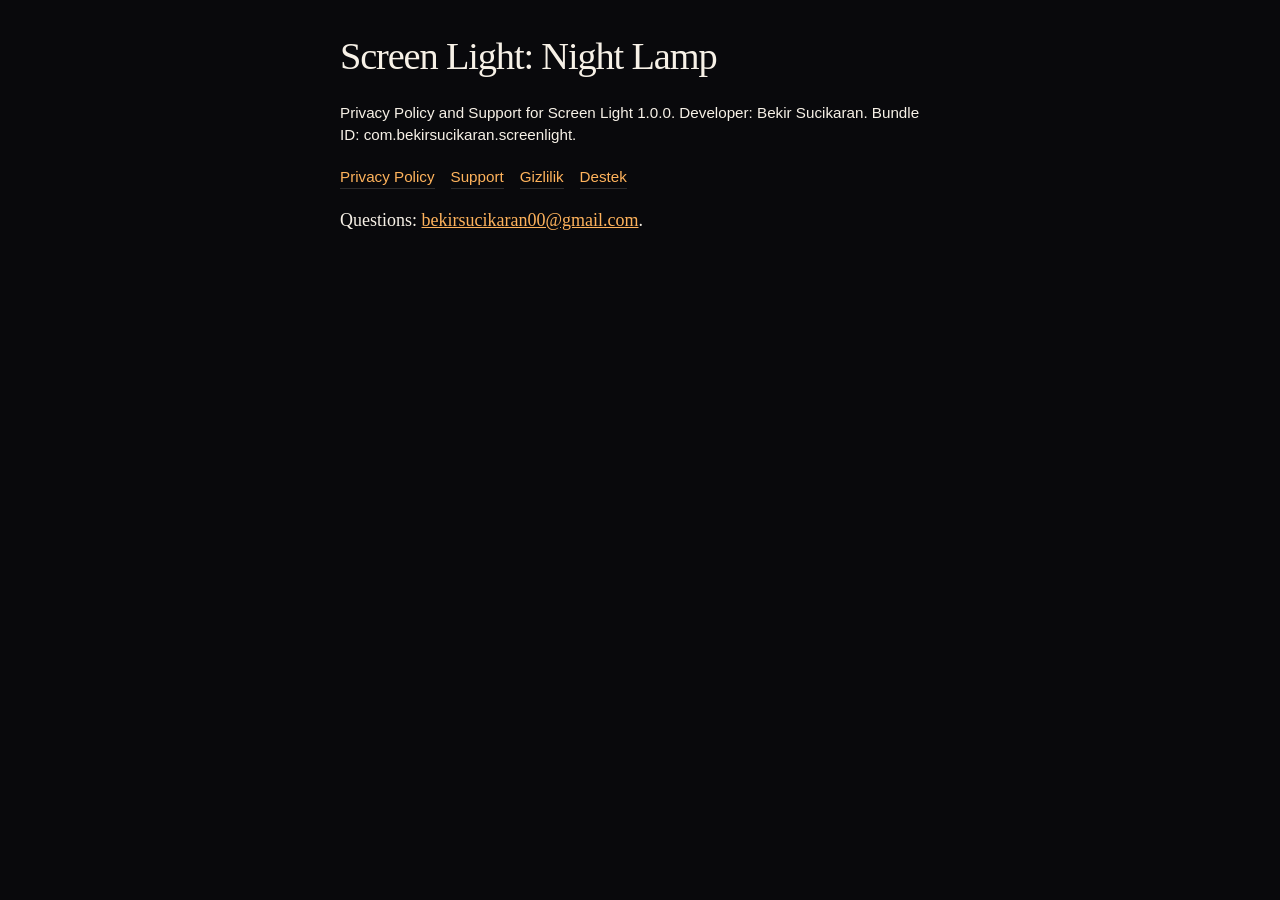
<file: index.html>
<!DOCTYPE html>
<html lang="en">
<head>
  <meta charset="utf-8">
  <meta name="viewport" content="width=device-width, initial-scale=1">
  <title>Screen Light: Night Lamp</title>
  <link rel="stylesheet" href="site.css">
</head>
<body>
  <main>
    <header>
      <h1>Screen Light: Night Lamp</h1>
      <p>Privacy Policy and Support for Screen Light 1.0.0. Developer: Bekir Sucikaran. Bundle ID: com.bekirsucikaran.screenlight.</p>
    </header>
    <nav>
      <a href="privacy.html">Privacy Policy</a>
      <a href="support.html">Support</a>
      <a href="privacy-tr.html">Gizlilik</a>
      <a href="support-tr.html">Destek</a>
    </nav>
    <p>Questions: <a href="mailto:bekirsucikaran00@gmail.com">bekirsucikaran00@gmail.com</a>.</p>
  </main>
</body>
</html>
</file>
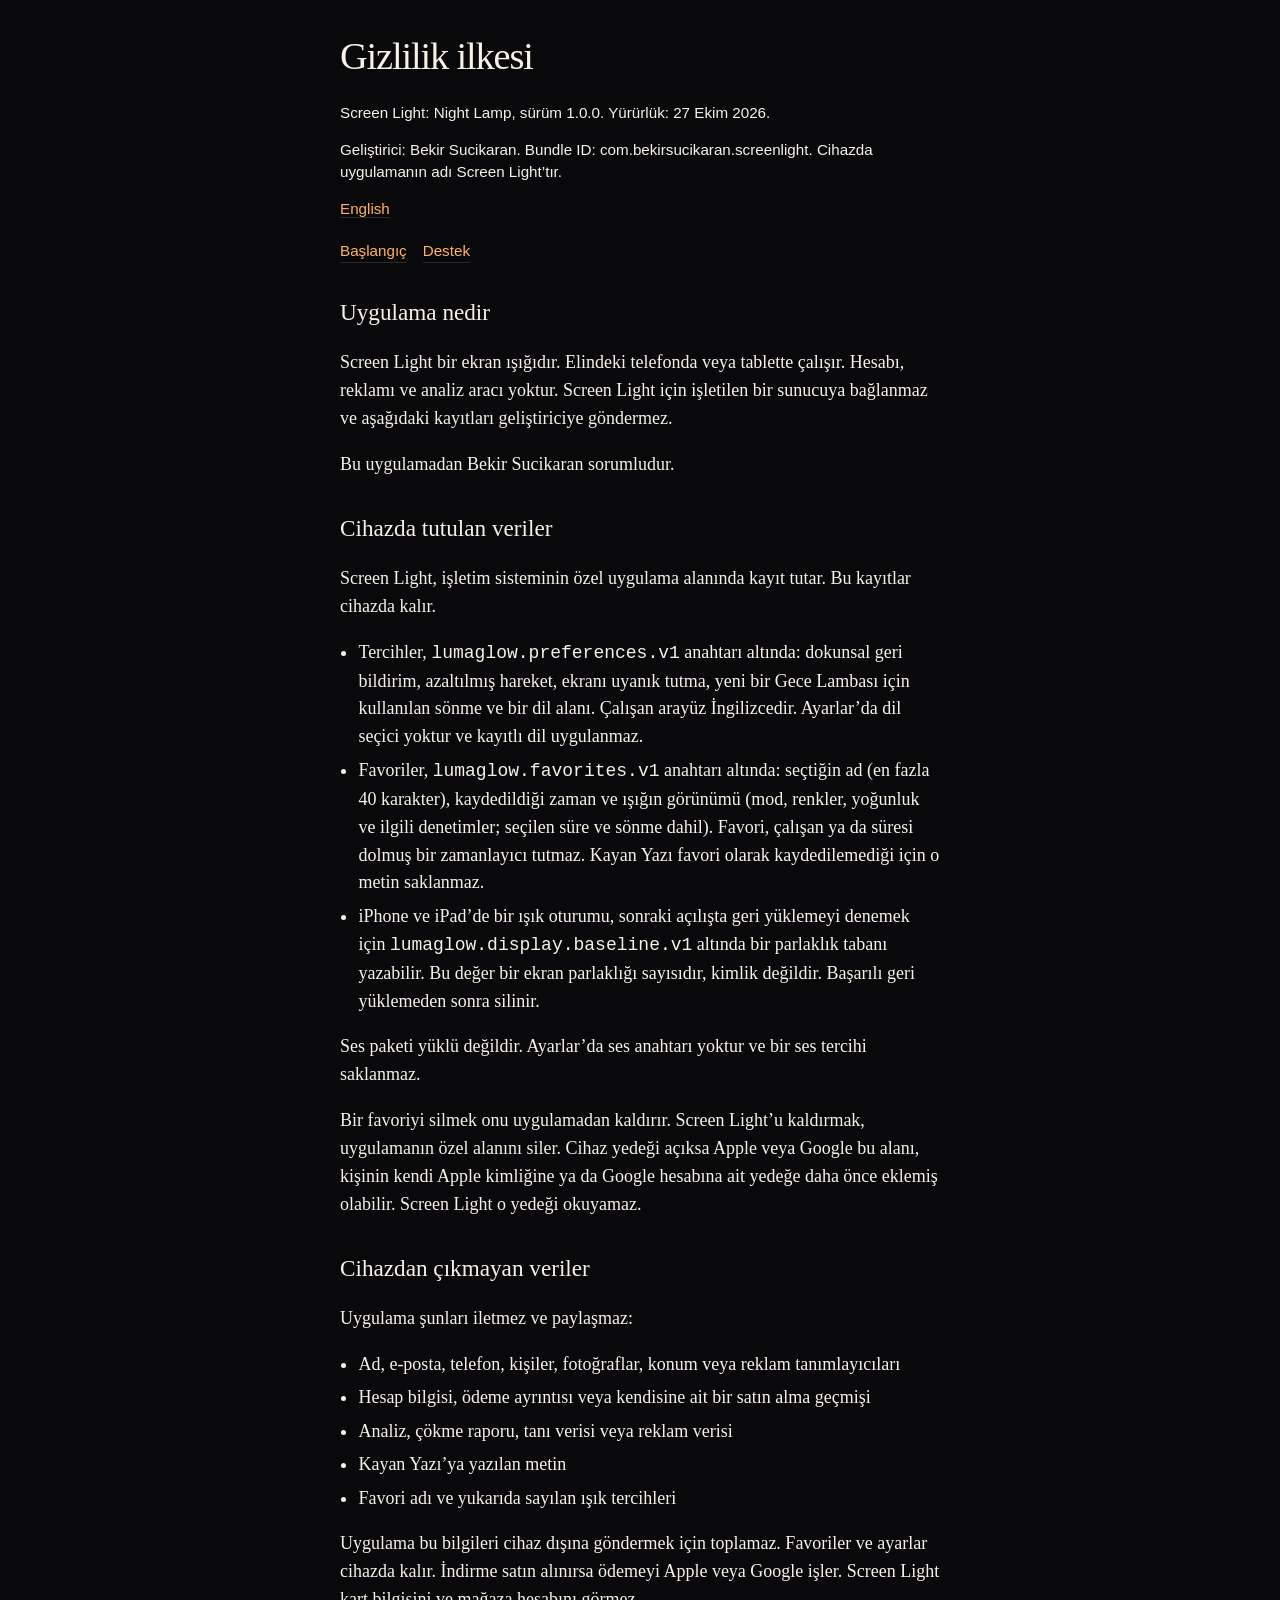
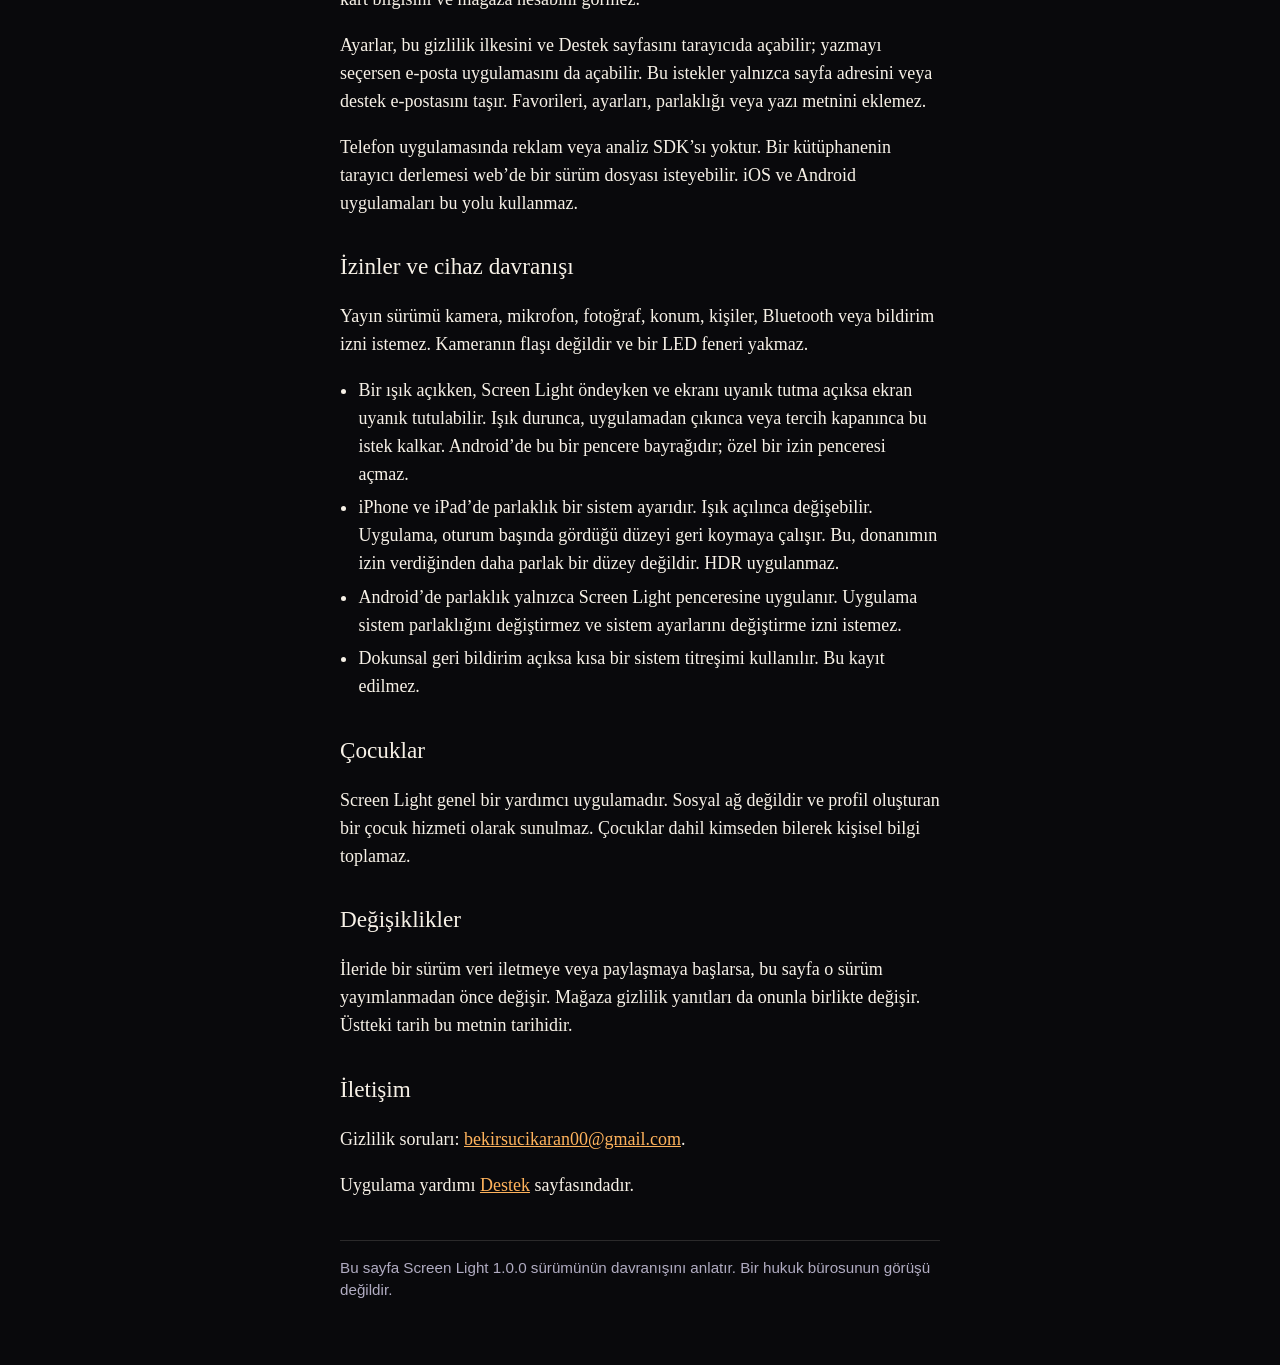
<file: privacy-tr.html>
<!DOCTYPE html>
<html lang="tr">
<head>
  <meta charset="utf-8">
  <meta name="viewport" content="width=device-width, initial-scale=1">
  <title>Gizlilik İlkesi — Screen Light: Night Lamp</title>
  <link rel="stylesheet" href="site.css">
</head>
<body>
  <main>
    <header>
      <h1>Gizlilik ilkesi</h1>
      <p>Screen Light: Night Lamp, sürüm 1.0.0. Yürürlük: 27 Ekim 2026.</p>
      <p>Geliştirici: Bekir Sucikaran. Bundle ID: com.bekirsucikaran.screenlight. Cihazda uygulamanın adı Screen Light’tır.</p>
      <p class="lang"><a href="privacy.html">English</a></p>
    </header>
    <nav>
      <a href="index.html">Başlangıç</a>
      <a href="support-tr.html">Destek</a>
    </nav>

    <h2>Uygulama nedir</h2>
    <p>Screen Light bir ekran ışığıdır. Elindeki telefonda veya tablette çalışır. Hesabı, reklamı ve analiz aracı yoktur. Screen Light için işletilen bir sunucuya bağlanmaz ve aşağıdaki kayıtları geliştiriciye göndermez.</p>
    <p>Bu uygulamadan Bekir Sucikaran sorumludur.</p>

    <h2>Cihazda tutulan veriler</h2>
    <p>Screen Light, işletim sisteminin özel uygulama alanında kayıt tutar. Bu kayıtlar cihazda kalır.</p>
    <ul>
      <li>Tercihler, <code>lumaglow.preferences.v1</code> anahtarı altında: dokunsal geri bildirim, azaltılmış hareket, ekranı uyanık tutma, yeni bir Gece Lambası için kullanılan sönme ve bir dil alanı. Çalışan arayüz İngilizcedir. Ayarlar’da dil seçici yoktur ve kayıtlı dil uygulanmaz.</li>
      <li>Favoriler, <code>lumaglow.favorites.v1</code> anahtarı altında: seçtiğin ad (en fazla 40 karakter), kaydedildiği zaman ve ışığın görünümü (mod, renkler, yoğunluk ve ilgili denetimler; seçilen süre ve sönme dahil). Favori, çalışan ya da süresi dolmuş bir zamanlayıcı tutmaz. Kayan Yazı favori olarak kaydedilemediği için o metin saklanmaz.</li>
      <li>iPhone ve iPad’de bir ışık oturumu, sonraki açılışta geri yüklemeyi denemek için <code>lumaglow.display.baseline.v1</code> altında bir parlaklık tabanı yazabilir. Bu değer bir ekran parlaklığı sayısıdır, kimlik değildir. Başarılı geri yüklemeden sonra silinir.</li>
    </ul>
    <p>Ses paketi yüklü değildir. Ayarlar’da ses anahtarı yoktur ve bir ses tercihi saklanmaz.</p>
    <p>Bir favoriyi silmek onu uygulamadan kaldırır. Screen Light’u kaldırmak, uygulamanın özel alanını siler. Cihaz yedeği açıksa Apple veya Google bu alanı, kişinin kendi Apple kimliğine ya da Google hesabına ait yedeğe daha önce eklemiş olabilir. Screen Light o yedeği okuyamaz.</p>

    <h2>Cihazdan çıkmayan veriler</h2>
    <p>Uygulama şunları iletmez ve paylaşmaz:</p>
    <ul>
      <li>Ad, e-posta, telefon, kişiler, fotoğraflar, konum veya reklam tanımlayıcıları</li>
      <li>Hesap bilgisi, ödeme ayrıntısı veya kendisine ait bir satın alma geçmişi</li>
      <li>Analiz, çökme raporu, tanı verisi veya reklam verisi</li>
      <li>Kayan Yazı’ya yazılan metin</li>
      <li>Favori adı ve yukarıda sayılan ışık tercihleri</li>
    </ul>
    <p>Uygulama bu bilgileri cihaz dışına göndermek için toplamaz. Favoriler ve ayarlar cihazda kalır. İndirme satın alınırsa ödemeyi Apple veya Google işler. Screen Light kart bilgisini ve mağaza hesabını görmez.</p>
    <p>Ayarlar, bu gizlilik ilkesini ve Destek sayfasını tarayıcıda açabilir; yazmayı seçersen e-posta uygulamasını da açabilir. Bu istekler yalnızca sayfa adresini veya destek e-postasını taşır. Favorileri, ayarları, parlaklığı veya yazı metnini eklemez.</p>
    <p>Telefon uygulamasında reklam veya analiz SDK’sı yoktur. Bir kütüphanenin tarayıcı derlemesi web’de bir sürüm dosyası isteyebilir. iOS ve Android uygulamaları bu yolu kullanmaz.</p>

    <h2>İzinler ve cihaz davranışı</h2>
    <p>Yayın sürümü kamera, mikrofon, fotoğraf, konum, kişiler, Bluetooth veya bildirim izni istemez. Kameranın flaşı değildir ve bir LED feneri yakmaz.</p>
    <ul>
      <li>Bir ışık açıkken, Screen Light öndeyken ve ekranı uyanık tutma açıksa ekran uyanık tutulabilir. Işık durunca, uygulamadan çıkınca veya tercih kapanınca bu istek kalkar. Android’de bu bir pencere bayrağıdır; özel bir izin penceresi açmaz.</li>
      <li>iPhone ve iPad’de parlaklık bir sistem ayarıdır. Işık açılınca değişebilir. Uygulama, oturum başında gördüğü düzeyi geri koymaya çalışır. Bu, donanımın izin verdiğinden daha parlak bir düzey değildir. HDR uygulanmaz.</li>
      <li>Android’de parlaklık yalnızca Screen Light penceresine uygulanır. Uygulama sistem parlaklığını değiştirmez ve sistem ayarlarını değiştirme izni istemez.</li>
      <li>Dokunsal geri bildirim açıksa kısa bir sistem titreşimi kullanılır. Bu kayıt edilmez.</li>
    </ul>

    <h2>Çocuklar</h2>
    <p>Screen Light genel bir yardımcı uygulamadır. Sosyal ağ değildir ve profil oluşturan bir çocuk hizmeti olarak sunulmaz. Çocuklar dahil kimseden bilerek kişisel bilgi toplamaz.</p>

    <h2>Değişiklikler</h2>
    <p>İleride bir sürüm veri iletmeye veya paylaşmaya başlarsa, bu sayfa o sürüm yayımlanmadan önce değişir. Mağaza gizlilik yanıtları da onunla birlikte değişir. Üstteki tarih bu metnin tarihidir.</p>

    <h2>İletişim</h2>
    <p>Gizlilik soruları: <a href="mailto:bekirsucikaran00@gmail.com">bekirsucikaran00@gmail.com</a>.</p>
    <p>Uygulama yardımı <a href="support-tr.html">Destek</a> sayfasındadır.</p>
    <footer>Bu sayfa Screen Light 1.0.0 sürümünün davranışını anlatır. Bir hukuk bürosunun görüşü değildir.</footer>
  </main>
</body>
</html>
</file>
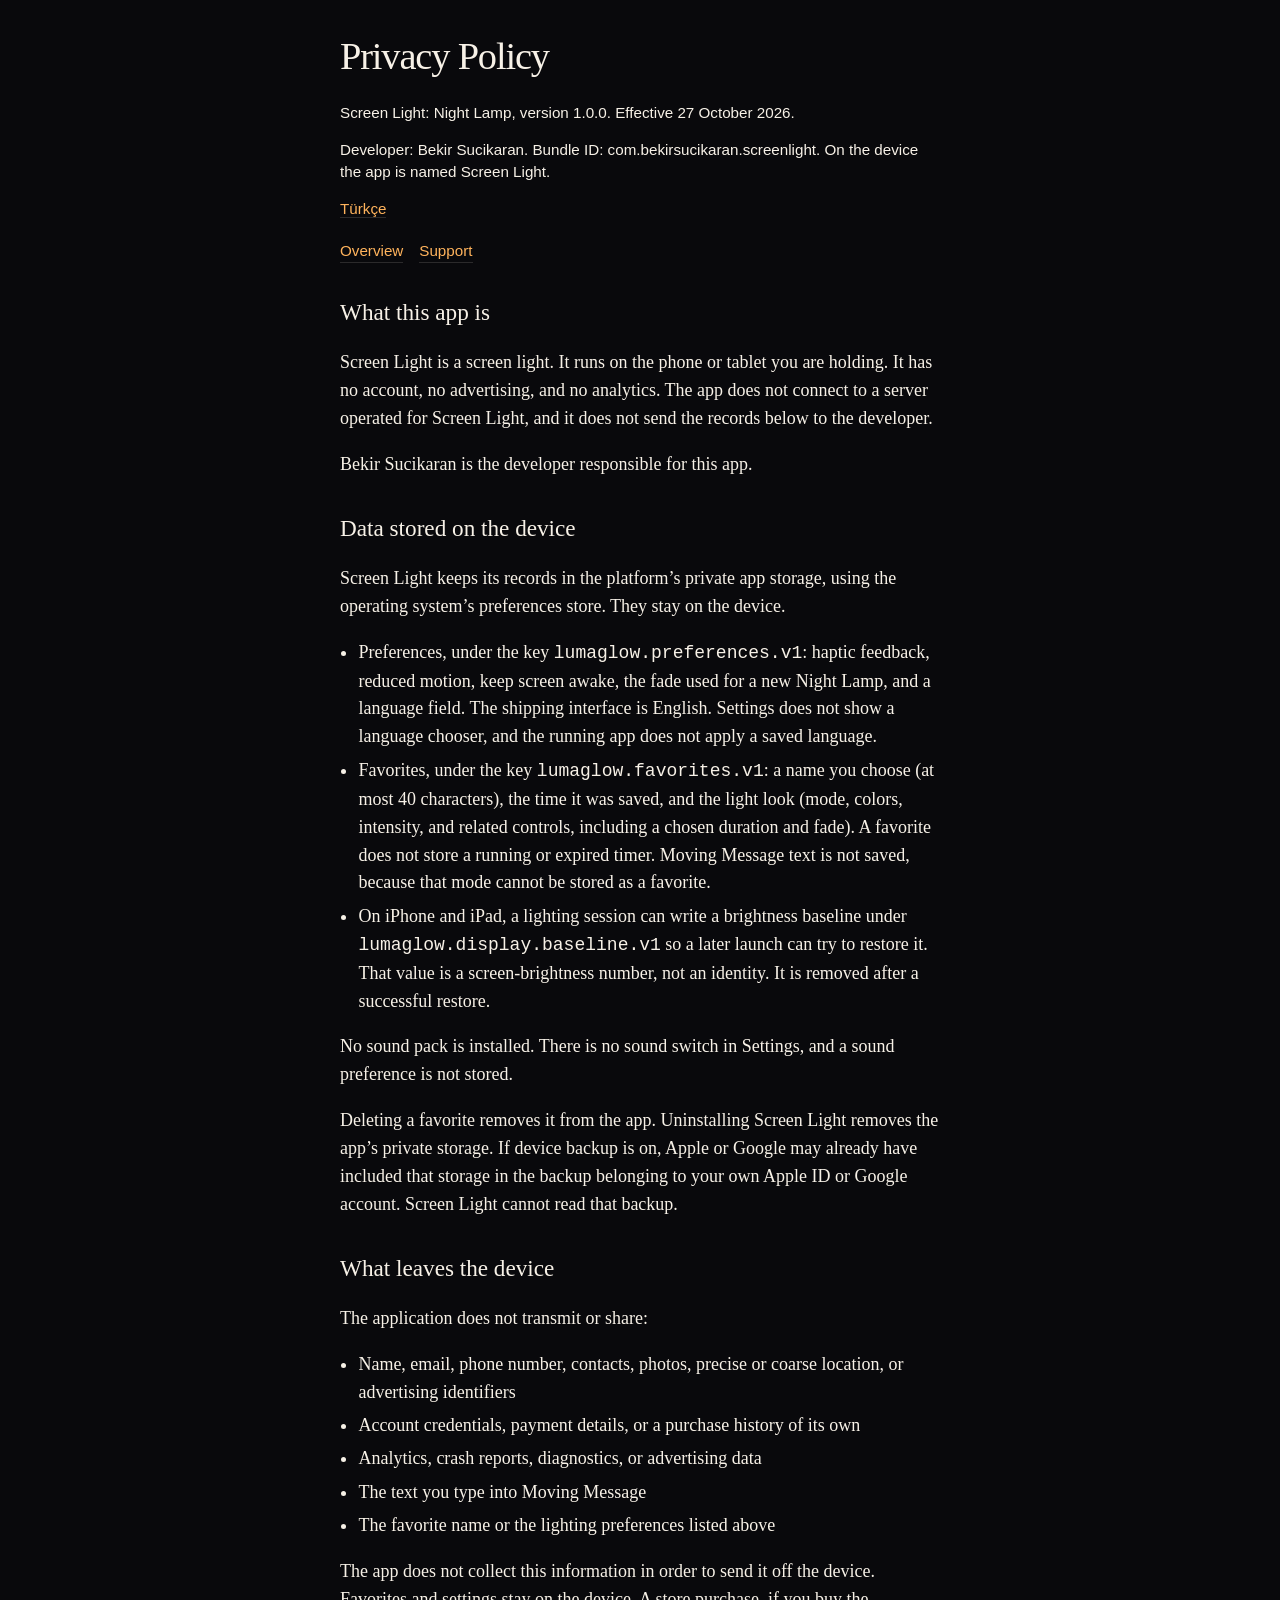
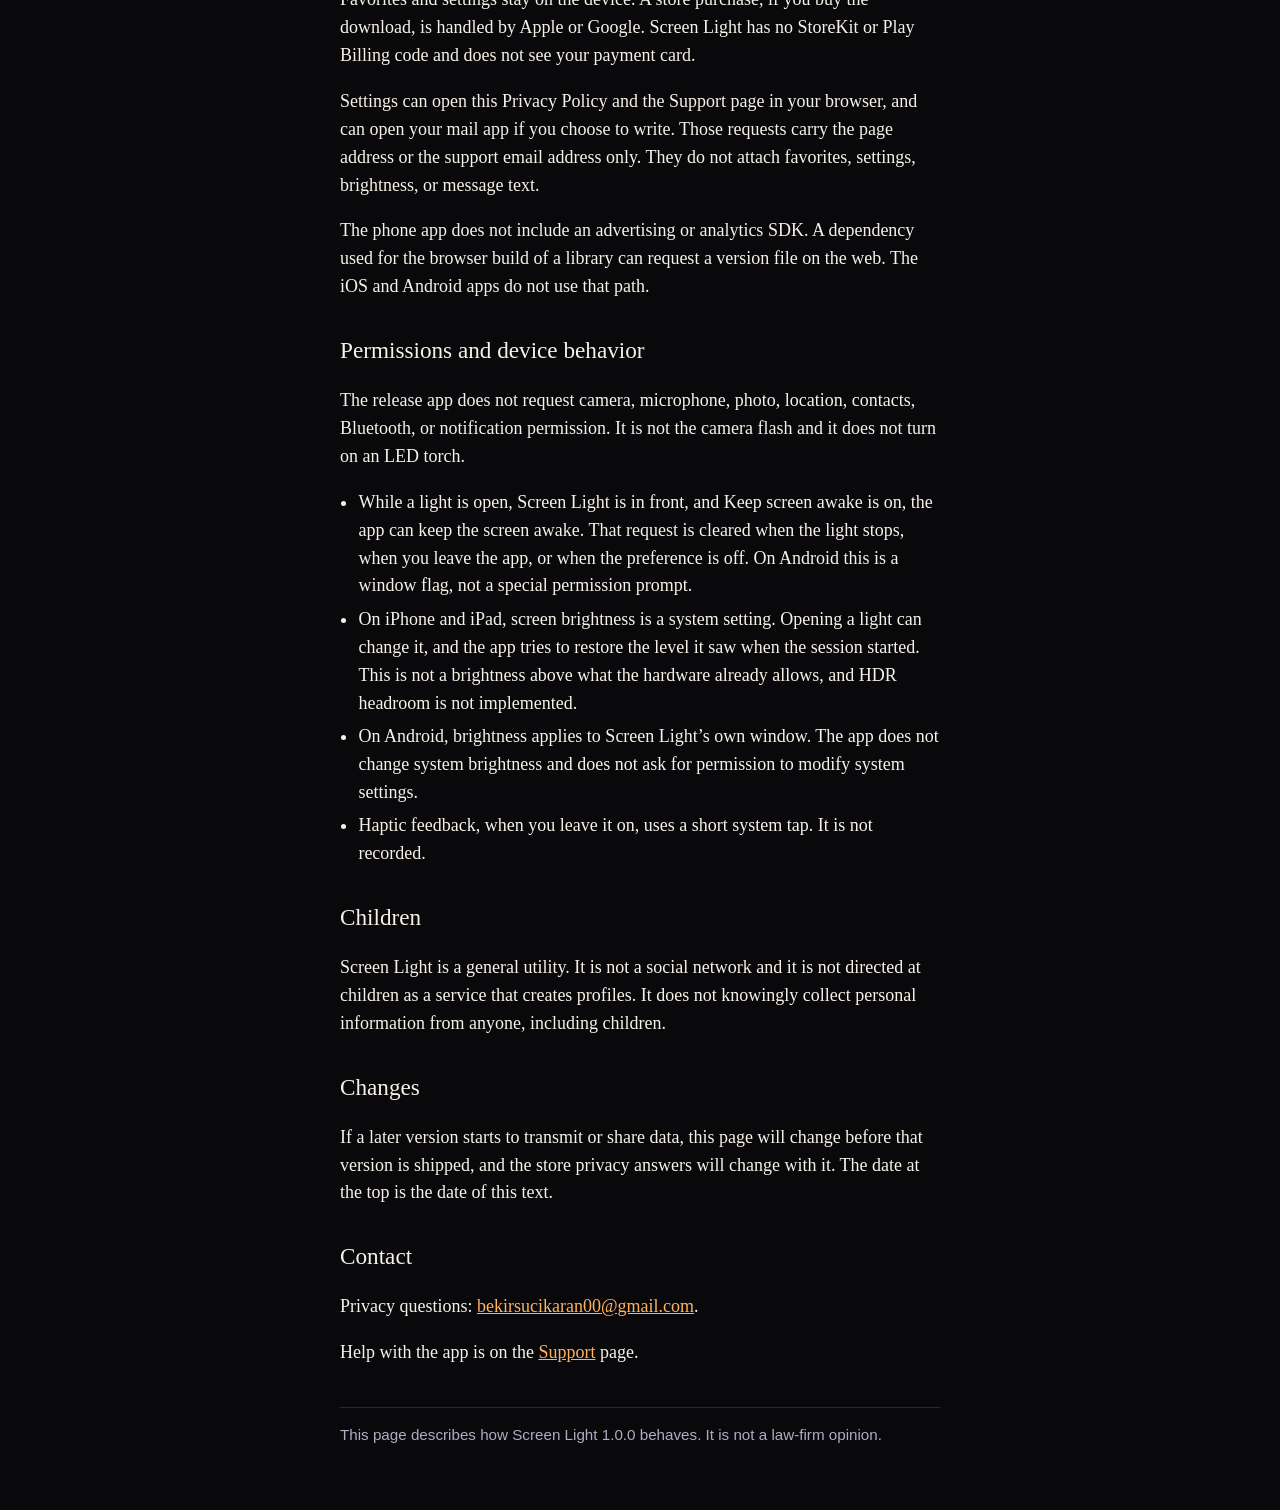
<file: privacy.html>
<!DOCTYPE html>
<html lang="en">
<head>
  <meta charset="utf-8">
  <meta name="viewport" content="width=device-width, initial-scale=1">
  <title>Privacy Policy — Screen Light: Night Lamp</title>
  <link rel="stylesheet" href="site.css">
</head>
<body>
  <main>
    <header>
      <h1>Privacy Policy</h1>
      <p>Screen Light: Night Lamp, version 1.0.0. Effective 27 October 2026.</p>
      <p>Developer: Bekir Sucikaran. Bundle ID: com.bekirsucikaran.screenlight. On the device the app is named Screen Light.</p>
      <p class="lang"><a href="privacy-tr.html">Türkçe</a></p>
    </header>
    <nav>
      <a href="index.html">Overview</a>
      <a href="support.html">Support</a>
    </nav>

    <h2>What this app is</h2>
    <p>Screen Light is a screen light. It runs on the phone or tablet you are holding. It has no account, no advertising, and no analytics. The app does not connect to a server operated for Screen Light, and it does not send the records below to the developer.</p>
    <p>Bekir Sucikaran is the developer responsible for this app.</p>

    <h2>Data stored on the device</h2>
    <p>Screen Light keeps its records in the platform’s private app storage, using the operating system’s preferences store. They stay on the device.</p>
    <ul>
      <li>Preferences, under the key <code>lumaglow.preferences.v1</code>: haptic feedback, reduced motion, keep screen awake, the fade used for a new Night Lamp, and a language field. The shipping interface is English. Settings does not show a language chooser, and the running app does not apply a saved language.</li>
      <li>Favorites, under the key <code>lumaglow.favorites.v1</code>: a name you choose (at most 40 characters), the time it was saved, and the light look (mode, colors, intensity, and related controls, including a chosen duration and fade). A favorite does not store a running or expired timer. Moving Message text is not saved, because that mode cannot be stored as a favorite.</li>
      <li>On iPhone and iPad, a lighting session can write a brightness baseline under <code>lumaglow.display.baseline.v1</code> so a later launch can try to restore it. That value is a screen-brightness number, not an identity. It is removed after a successful restore.</li>
    </ul>
    <p>No sound pack is installed. There is no sound switch in Settings, and a sound preference is not stored.</p>
    <p>Deleting a favorite removes it from the app. Uninstalling Screen Light removes the app’s private storage. If device backup is on, Apple or Google may already have included that storage in the backup belonging to your own Apple ID or Google account. Screen Light cannot read that backup.</p>

    <h2>What leaves the device</h2>
    <p>The application does not transmit or share:</p>
    <ul>
      <li>Name, email, phone number, contacts, photos, precise or coarse location, or advertising identifiers</li>
      <li>Account credentials, payment details, or a purchase history of its own</li>
      <li>Analytics, crash reports, diagnostics, or advertising data</li>
      <li>The text you type into Moving Message</li>
      <li>The favorite name or the lighting preferences listed above</li>
    </ul>
    <p>The app does not collect this information in order to send it off the device. Favorites and settings stay on the device. A store purchase, if you buy the download, is handled by Apple or Google. Screen Light has no StoreKit or Play Billing code and does not see your payment card.</p>
    <p>Settings can open this Privacy Policy and the Support page in your browser, and can open your mail app if you choose to write. Those requests carry the page address or the support email address only. They do not attach favorites, settings, brightness, or message text.</p>
    <p>The phone app does not include an advertising or analytics SDK. A dependency used for the browser build of a library can request a version file on the web. The iOS and Android apps do not use that path.</p>

    <h2>Permissions and device behavior</h2>
    <p>The release app does not request camera, microphone, photo, location, contacts, Bluetooth, or notification permission. It is not the camera flash and it does not turn on an LED torch.</p>
    <ul>
      <li>While a light is open, Screen Light is in front, and Keep screen awake is on, the app can keep the screen awake. That request is cleared when the light stops, when you leave the app, or when the preference is off. On Android this is a window flag, not a special permission prompt.</li>
      <li>On iPhone and iPad, screen brightness is a system setting. Opening a light can change it, and the app tries to restore the level it saw when the session started. This is not a brightness above what the hardware already allows, and HDR headroom is not implemented.</li>
      <li>On Android, brightness applies to Screen Light’s own window. The app does not change system brightness and does not ask for permission to modify system settings.</li>
      <li>Haptic feedback, when you leave it on, uses a short system tap. It is not recorded.</li>
    </ul>

    <h2>Children</h2>
    <p>Screen Light is a general utility. It is not a social network and it is not directed at children as a service that creates profiles. It does not knowingly collect personal information from anyone, including children.</p>

    <h2>Changes</h2>
    <p>If a later version starts to transmit or share data, this page will change before that version is shipped, and the store privacy answers will change with it. The date at the top is the date of this text.</p>

    <h2>Contact</h2>
    <p>Privacy questions: <a href="mailto:bekirsucikaran00@gmail.com">bekirsucikaran00@gmail.com</a>.</p>
    <p>Help with the app is on the <a href="support.html">Support</a> page.</p>
    <footer>This page describes how Screen Light 1.0.0 behaves. It is not a law-firm opinion.</footer>
  </main>
</body>
</html>
</file>
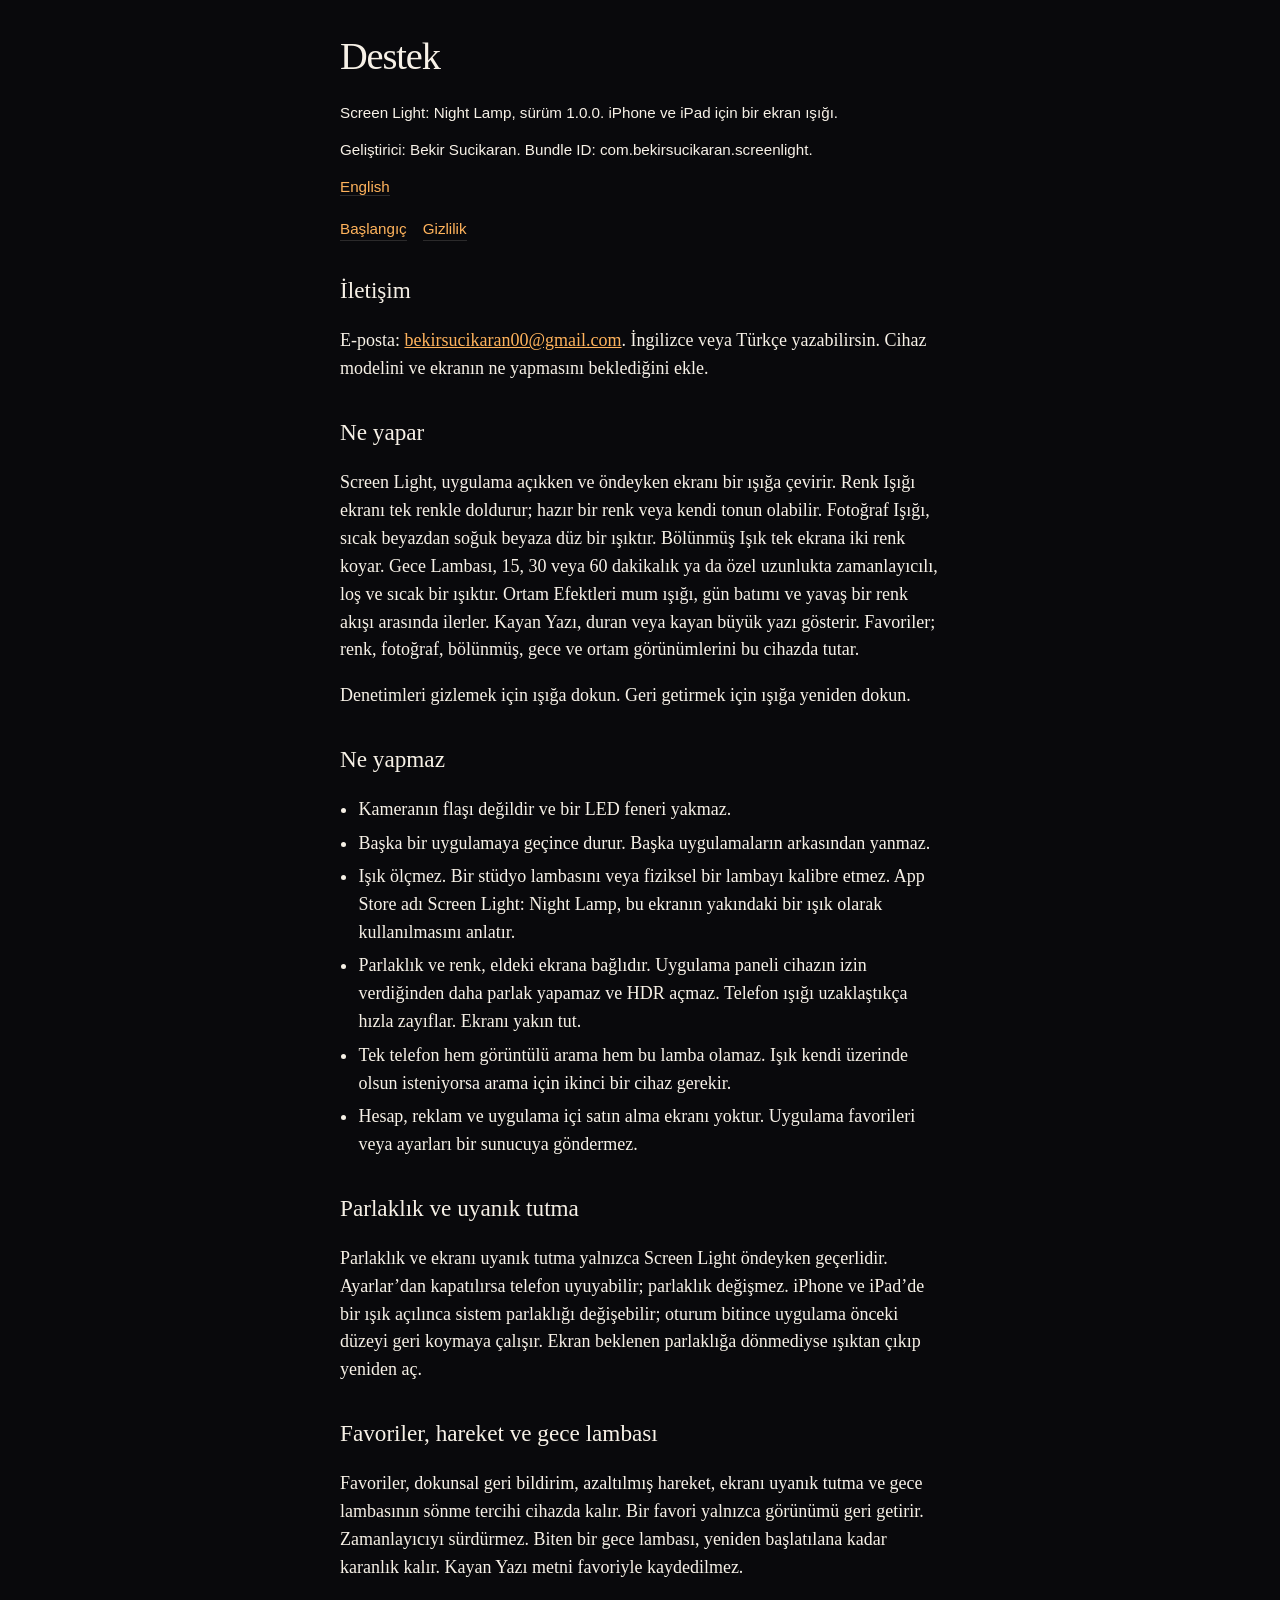
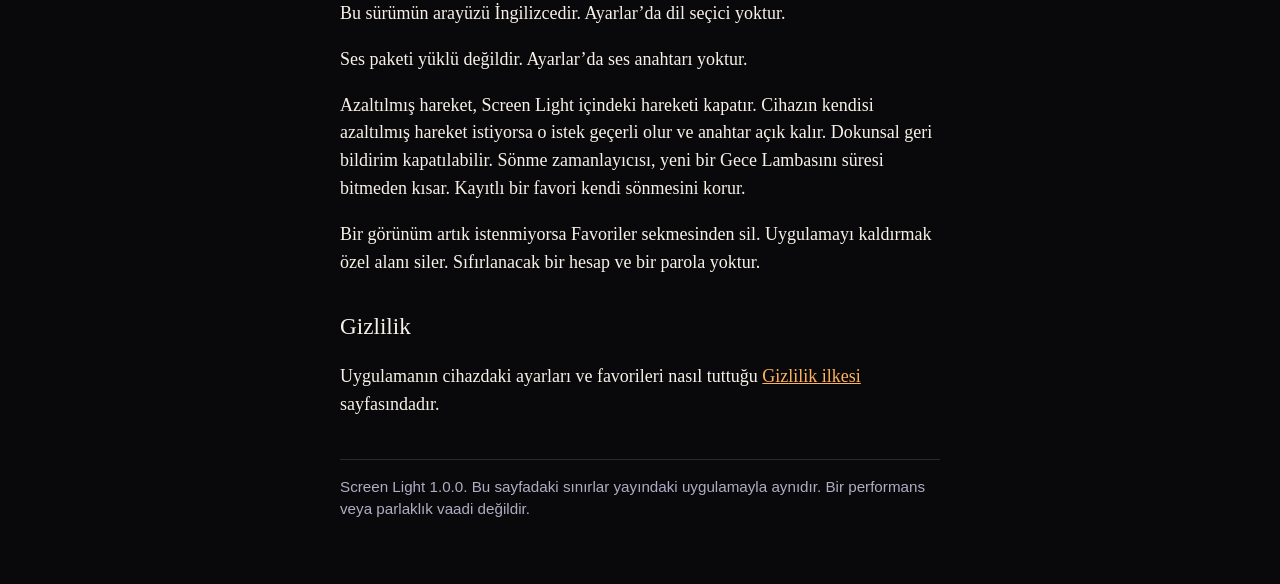
<file: support-tr.html>
<!DOCTYPE html>
<html lang="tr">
<head>
  <meta charset="utf-8">
  <meta name="viewport" content="width=device-width, initial-scale=1">
  <title>Destek — Screen Light: Night Lamp</title>
  <link rel="stylesheet" href="site.css">
</head>
<body>
  <main>
    <header>
      <h1>Destek</h1>
      <p>Screen Light: Night Lamp, sürüm 1.0.0. iPhone ve iPad için bir ekran ışığı.</p>
      <p>Geliştirici: Bekir Sucikaran. Bundle ID: com.bekirsucikaran.screenlight.</p>
      <p class="lang"><a href="support.html">English</a></p>
    </header>
    <nav>
      <a href="index.html">Başlangıç</a>
      <a href="privacy-tr.html">Gizlilik</a>
    </nav>

    <h2>İletişim</h2>
    <p>E-posta: <a href="mailto:bekirsucikaran00@gmail.com">bekirsucikaran00@gmail.com</a>. İngilizce veya Türkçe yazabilirsin. Cihaz modelini ve ekranın ne yapmasını beklediğini ekle.</p>

    <h2>Ne yapar</h2>
    <p>Screen Light, uygulama açıkken ve öndeyken ekranı bir ışığa çevirir. Renk Işığı ekranı tek renkle doldurur; hazır bir renk veya kendi tonun olabilir. Fotoğraf Işığı, sıcak beyazdan soğuk beyaza düz bir ışıktır. Bölünmüş Işık tek ekrana iki renk koyar. Gece Lambası, 15, 30 veya 60 dakikalık ya da özel uzunlukta zamanlayıcılı, loş ve sıcak bir ışıktır. Ortam Efektleri mum ışığı, gün batımı ve yavaş bir renk akışı arasında ilerler. Kayan Yazı, duran veya kayan büyük yazı gösterir. Favoriler; renk, fotoğraf, bölünmüş, gece ve ortam görünümlerini bu cihazda tutar.</p>
    <p>Denetimleri gizlemek için ışığa dokun. Geri getirmek için ışığa yeniden dokun.</p>

    <h2>Ne yapmaz</h2>
    <ul>
      <li>Kameranın flaşı değildir ve bir LED feneri yakmaz.</li>
      <li>Başka bir uygulamaya geçince durur. Başka uygulamaların arkasından yanmaz.</li>
      <li>Işık ölçmez. Bir stüdyo lambasını veya fiziksel bir lambayı kalibre etmez. App Store adı Screen Light: Night Lamp, bu ekranın yakındaki bir ışık olarak kullanılmasını anlatır.</li>
      <li>Parlaklık ve renk, eldeki ekrana bağlıdır. Uygulama paneli cihazın izin verdiğinden daha parlak yapamaz ve HDR açmaz. Telefon ışığı uzaklaştıkça hızla zayıflar. Ekranı yakın tut.</li>
      <li>Tek telefon hem görüntülü arama hem bu lamba olamaz. Işık kendi üzerinde olsun isteniyorsa arama için ikinci bir cihaz gerekir.</li>
      <li>Hesap, reklam ve uygulama içi satın alma ekranı yoktur. Uygulama favorileri veya ayarları bir sunucuya göndermez.</li>
    </ul>

    <h2>Parlaklık ve uyanık tutma</h2>
    <p>Parlaklık ve ekranı uyanık tutma yalnızca Screen Light öndeyken geçerlidir. Ayarlar’dan kapatılırsa telefon uyuyabilir; parlaklık değişmez. iPhone ve iPad’de bir ışık açılınca sistem parlaklığı değişebilir; oturum bitince uygulama önceki düzeyi geri koymaya çalışır. Ekran beklenen parlaklığa dönmediyse ışıktan çıkıp yeniden aç.</p>

    <h2>Favoriler, hareket ve gece lambası</h2>
    <p>Favoriler, dokunsal geri bildirim, azaltılmış hareket, ekranı uyanık tutma ve gece lambasının sönme tercihi cihazda kalır. Bir favori yalnızca görünümü geri getirir. Zamanlayıcıyı sürdürmez. Biten bir gece lambası, yeniden başlatılana kadar karanlık kalır. Kayan Yazı metni favoriyle kaydedilmez.</p>
    <p>Bu sürümün arayüzü İngilizcedir. Ayarlar’da dil seçici yoktur.</p>
    <p>Ses paketi yüklü değildir. Ayarlar’da ses anahtarı yoktur.</p>
    <p>Azaltılmış hareket, Screen Light içindeki hareketi kapatır. Cihazın kendisi azaltılmış hareket istiyorsa o istek geçerli olur ve anahtar açık kalır. Dokunsal geri bildirim kapatılabilir. Sönme zamanlayıcısı, yeni bir Gece Lambasını süresi bitmeden kısar. Kayıtlı bir favori kendi sönmesini korur.</p>
    <p>Bir görünüm artık istenmiyorsa Favoriler sekmesinden sil. Uygulamayı kaldırmak özel alanı siler. Sıfırlanacak bir hesap ve bir parola yoktur.</p>

    <h2>Gizlilik</h2>
    <p>Uygulamanın cihazdaki ayarları ve favorileri nasıl tuttuğu <a href="privacy-tr.html">Gizlilik ilkesi</a> sayfasındadır.</p>
    <footer>Screen Light 1.0.0. Bu sayfadaki sınırlar yayındaki uygulamayla aynıdır. Bir performans veya parlaklık vaadi değildir.</footer>
  </main>
</body>
</html>
</file>
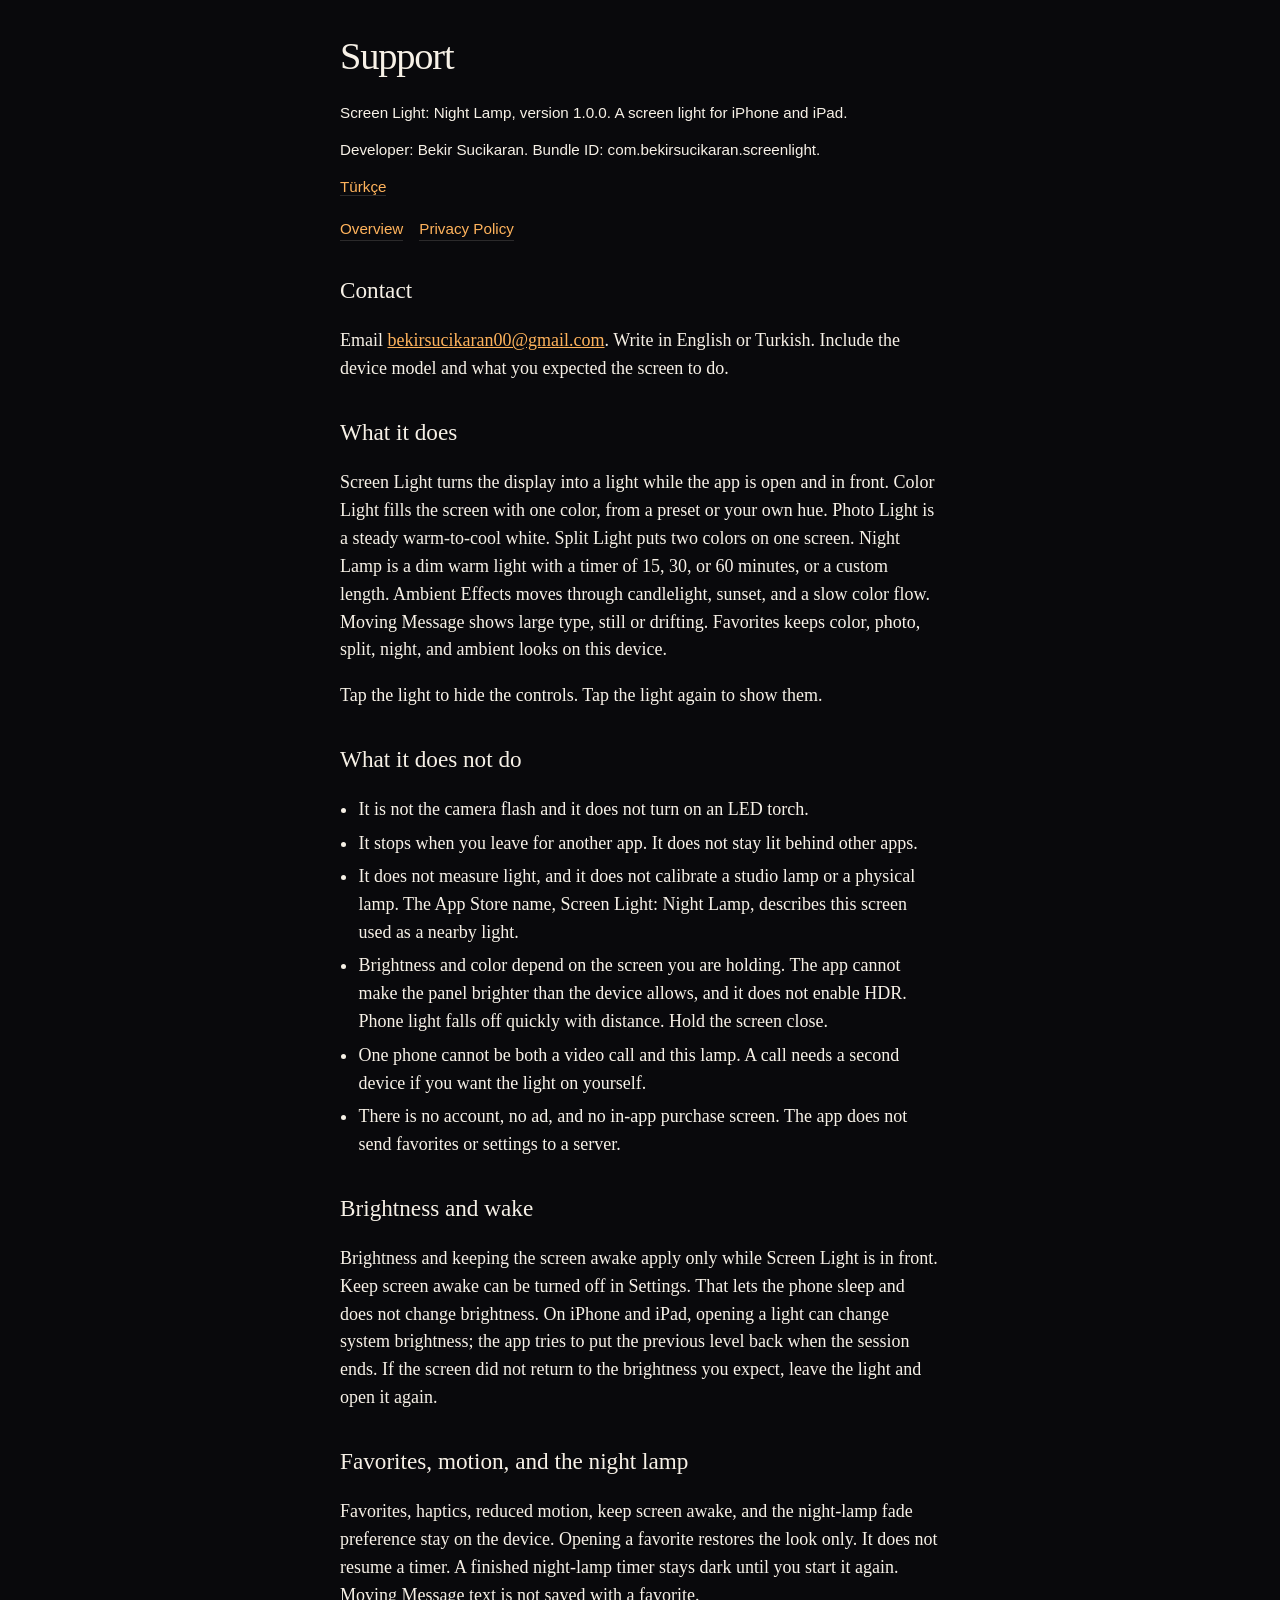
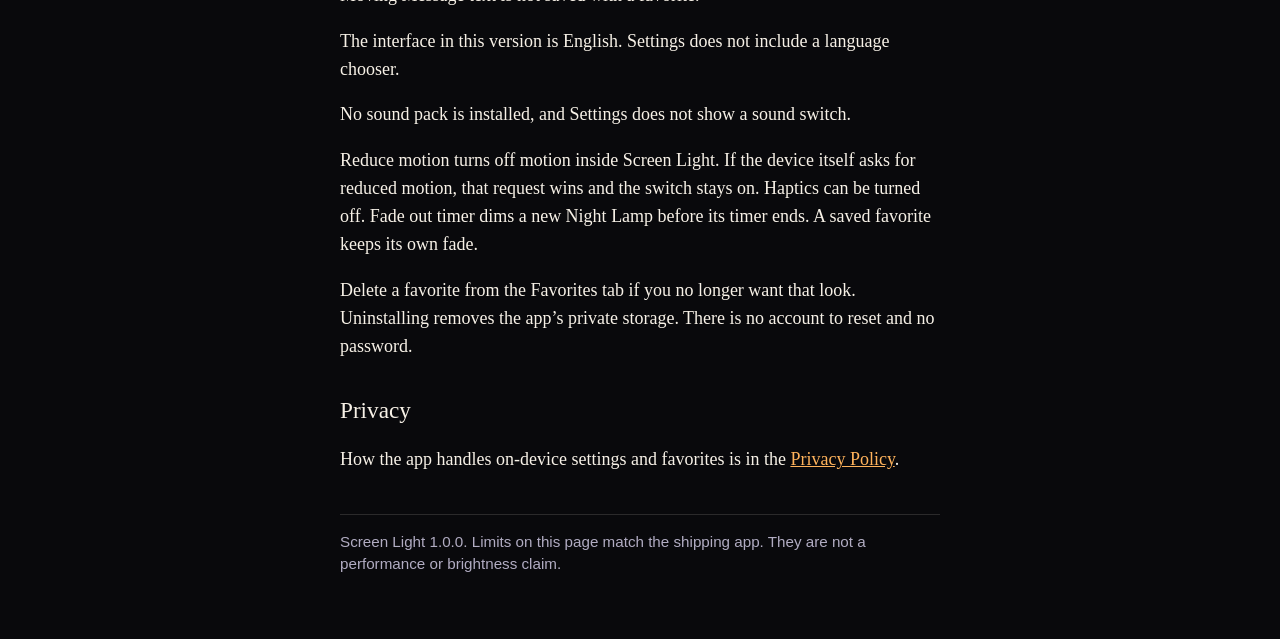
<file: support.html>
<!DOCTYPE html>
<html lang="en">
<head>
  <meta charset="utf-8">
  <meta name="viewport" content="width=device-width, initial-scale=1">
  <title>Support — Screen Light: Night Lamp</title>
  <link rel="stylesheet" href="site.css">
</head>
<body>
  <main>
    <header>
      <h1>Support</h1>
      <p>Screen Light: Night Lamp, version 1.0.0. A screen light for iPhone and iPad.</p>
      <p>Developer: Bekir Sucikaran. Bundle ID: com.bekirsucikaran.screenlight.</p>
      <p class="lang"><a href="support-tr.html">Türkçe</a></p>
    </header>
    <nav>
      <a href="index.html">Overview</a>
      <a href="privacy.html">Privacy Policy</a>
    </nav>

    <h2>Contact</h2>
    <p>Email <a href="mailto:bekirsucikaran00@gmail.com">bekirsucikaran00@gmail.com</a>. Write in English or Turkish. Include the device model and what you expected the screen to do.</p>

    <h2>What it does</h2>
    <p>Screen Light turns the display into a light while the app is open and in front. Color Light fills the screen with one color, from a preset or your own hue. Photo Light is a steady warm-to-cool white. Split Light puts two colors on one screen. Night Lamp is a dim warm light with a timer of 15, 30, or 60 minutes, or a custom length. Ambient Effects moves through candlelight, sunset, and a slow color flow. Moving Message shows large type, still or drifting. Favorites keeps color, photo, split, night, and ambient looks on this device.</p>
    <p>Tap the light to hide the controls. Tap the light again to show them.</p>

    <h2>What it does not do</h2>
    <ul>
      <li>It is not the camera flash and it does not turn on an LED torch.</li>
      <li>It stops when you leave for another app. It does not stay lit behind other apps.</li>
      <li>It does not measure light, and it does not calibrate a studio lamp or a physical lamp. The App Store name, Screen Light: Night Lamp, describes this screen used as a nearby light.</li>
      <li>Brightness and color depend on the screen you are holding. The app cannot make the panel brighter than the device allows, and it does not enable HDR. Phone light falls off quickly with distance. Hold the screen close.</li>
      <li>One phone cannot be both a video call and this lamp. A call needs a second device if you want the light on yourself.</li>
      <li>There is no account, no ad, and no in-app purchase screen. The app does not send favorites or settings to a server.</li>
    </ul>

    <h2>Brightness and wake</h2>
    <p>Brightness and keeping the screen awake apply only while Screen Light is in front. Keep screen awake can be turned off in Settings. That lets the phone sleep and does not change brightness. On iPhone and iPad, opening a light can change system brightness; the app tries to put the previous level back when the session ends. If the screen did not return to the brightness you expect, leave the light and open it again.</p>

    <h2>Favorites, motion, and the night lamp</h2>
    <p>Favorites, haptics, reduced motion, keep screen awake, and the night-lamp fade preference stay on the device. Opening a favorite restores the look only. It does not resume a timer. A finished night-lamp timer stays dark until you start it again. Moving Message text is not saved with a favorite.</p>
    <p>The interface in this version is English. Settings does not include a language chooser.</p>
    <p>No sound pack is installed, and Settings does not show a sound switch.</p>
    <p>Reduce motion turns off motion inside Screen Light. If the device itself asks for reduced motion, that request wins and the switch stays on. Haptics can be turned off. Fade out timer dims a new Night Lamp before its timer ends. A saved favorite keeps its own fade.</p>
    <p>Delete a favorite from the Favorites tab if you no longer want that look. Uninstalling removes the app’s private storage. There is no account to reset and no password.</p>

    <h2>Privacy</h2>
    <p>How the app handles on-device settings and favorites is in the <a href="privacy.html">Privacy Policy</a>.</p>
    <footer>Screen Light 1.0.0. Limits on this page match the shipping app. They are not a performance or brightness claim.</footer>
  </main>
</body>
</html>
</file>
<file: site.css>
:root {
  color-scheme: dark;
  --ink: #09090c;
  --panel: #14141b;
  --line: rgba(247, 241, 231, 0.14);
  --text: #f7f1e7;
  --muted: #b1acc2;
  --amber: #ffb35c;
}

* { box-sizing: border-box; }

html { background: var(--ink); }

body {
  margin: 0;
  background: var(--ink);
  color: var(--text);
  font-family: "Iowan Old Style", Palatino, "Palatino Linotype", Georgia, serif;
  font-size: 1.125rem;
  line-height: 1.55;
}

main {
  max-width: 40rem;
  margin: 0 auto;
  padding: 1.5rem 1.25rem 4rem;
}

header p, nav, footer, .note {
  font-family: -apple-system, BlinkMacSystemFont, "Segoe UI", sans-serif;
  font-size: 0.95rem;
  line-height: 1.45;
}

h1 {
  margin: 0.2rem 0 0.6rem;
  font-weight: 400;
  font-size: 2.4rem;
  letter-spacing: -0.03em;
}

h2 {
  margin: 2rem 0 0.4rem;
  font-weight: 400;
  font-size: 1.45rem;
}

p, li { color: var(--text); }

a { color: var(--amber); }

nav {
  display: flex;
  flex-wrap: wrap;
  gap: 0.75rem 1rem;
  margin: 1.25rem 0 0;
}

nav a, .lang a {
  text-decoration: none;
  border-bottom: 1px solid var(--line);
}

ul { padding-left: 1.15rem; }

li + li { margin-top: 0.35rem; }

.note, footer {
  color: var(--muted);
}

footer {
  margin-top: 2.5rem;
  padding-top: 1rem;
  border-top: 1px solid var(--line);
}

.lang { margin-top: 0.75rem; }
</file>
